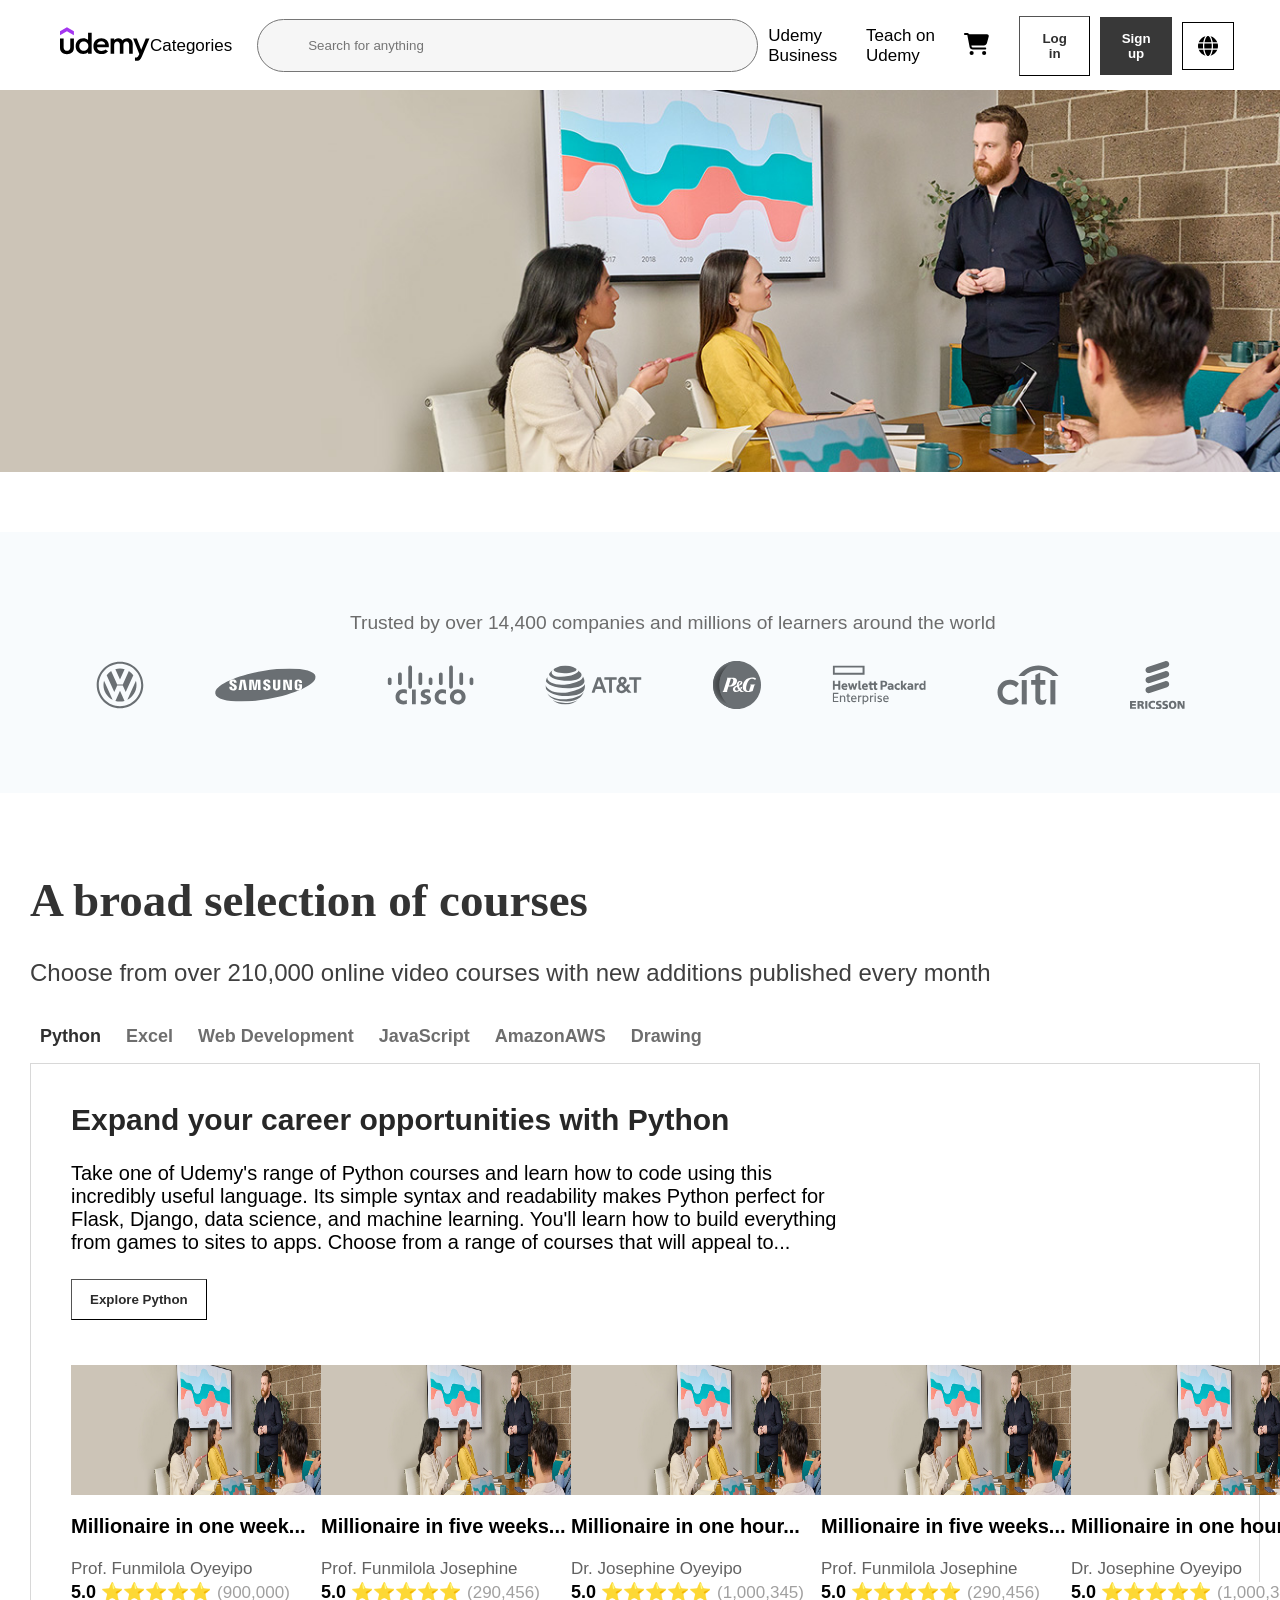
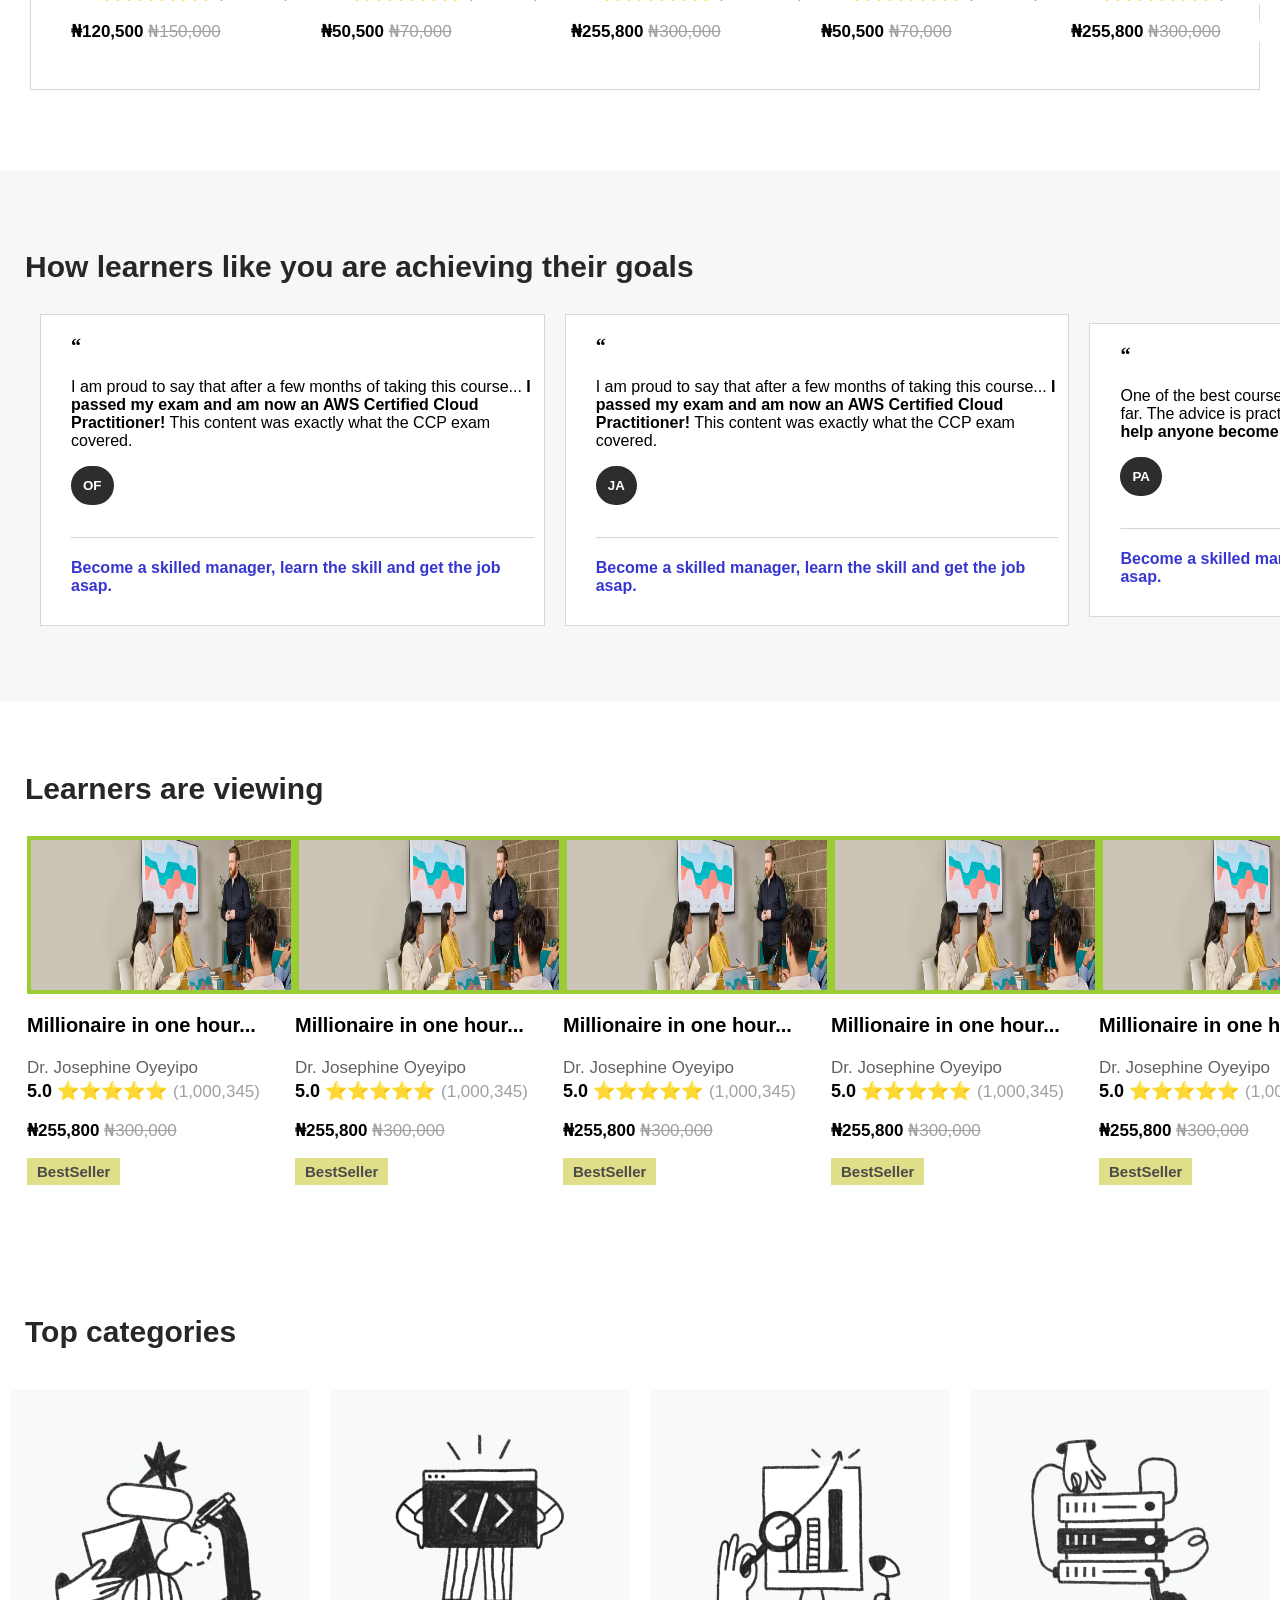
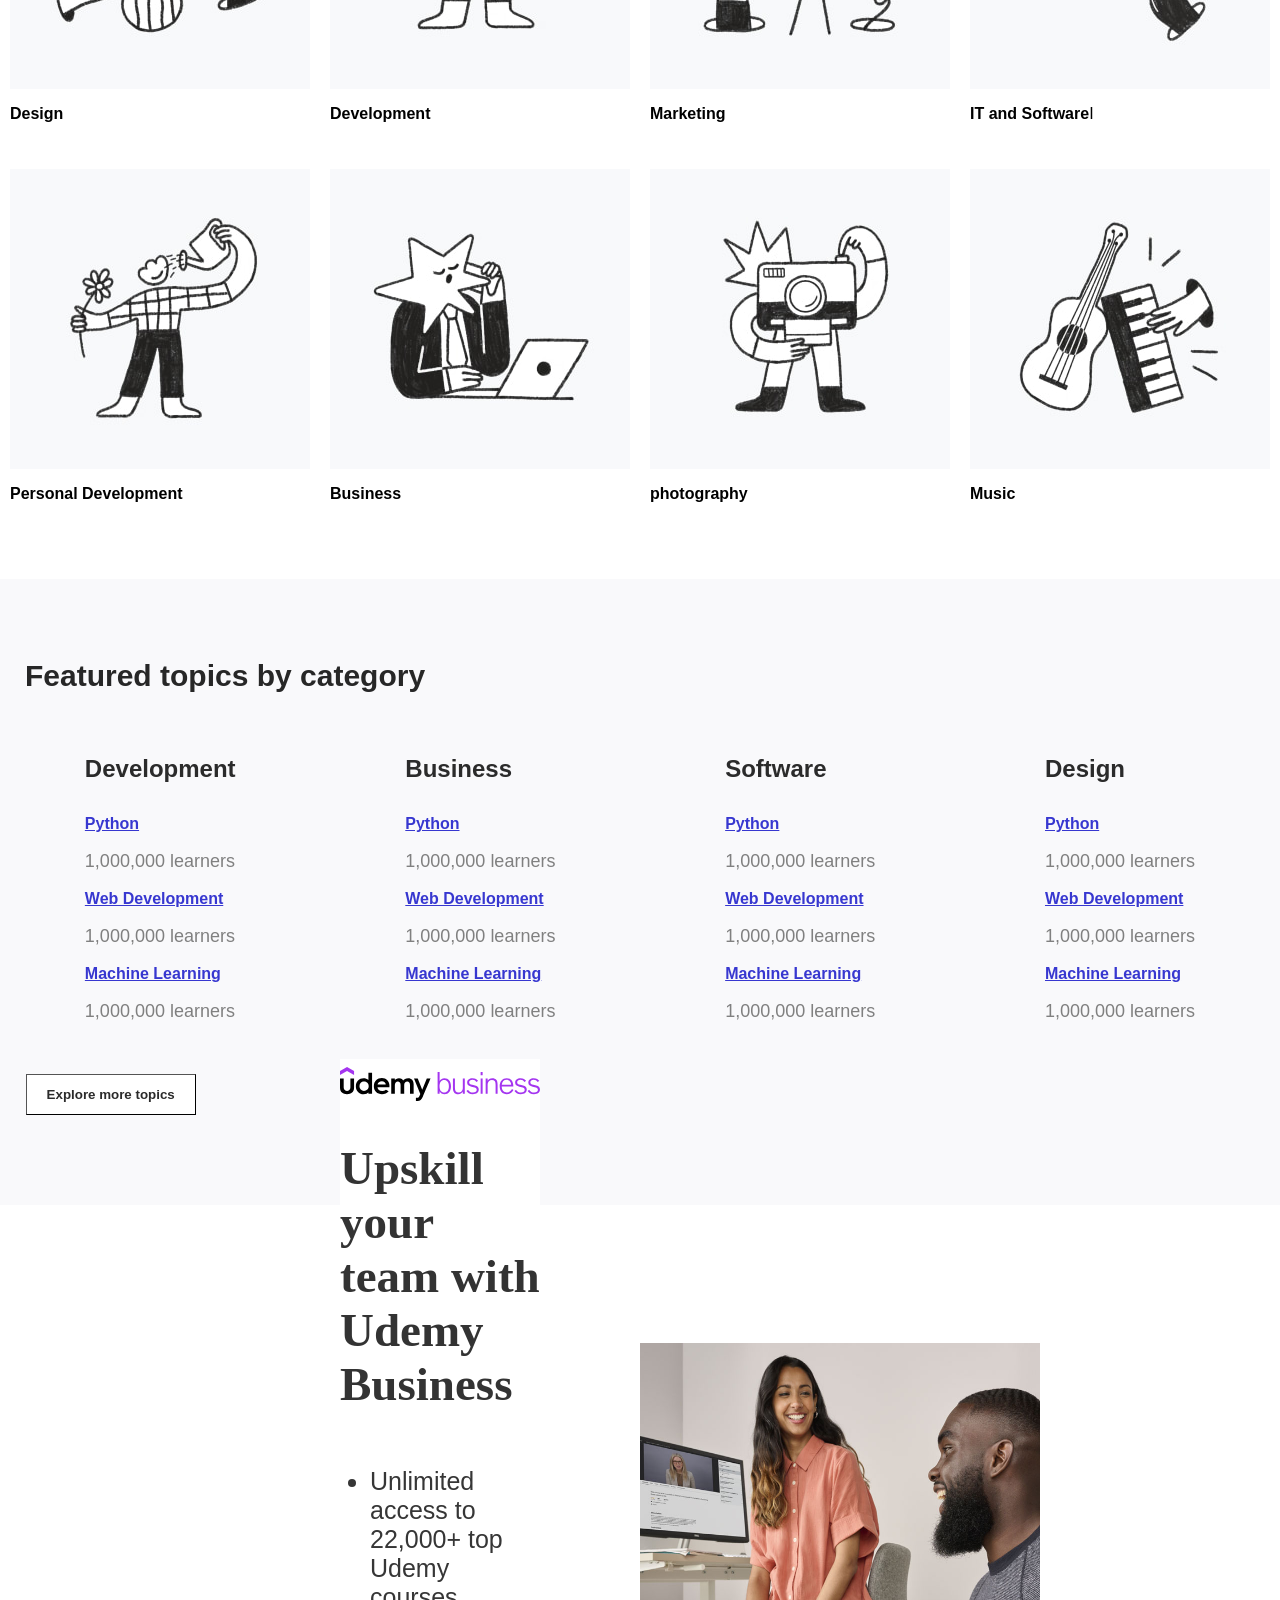
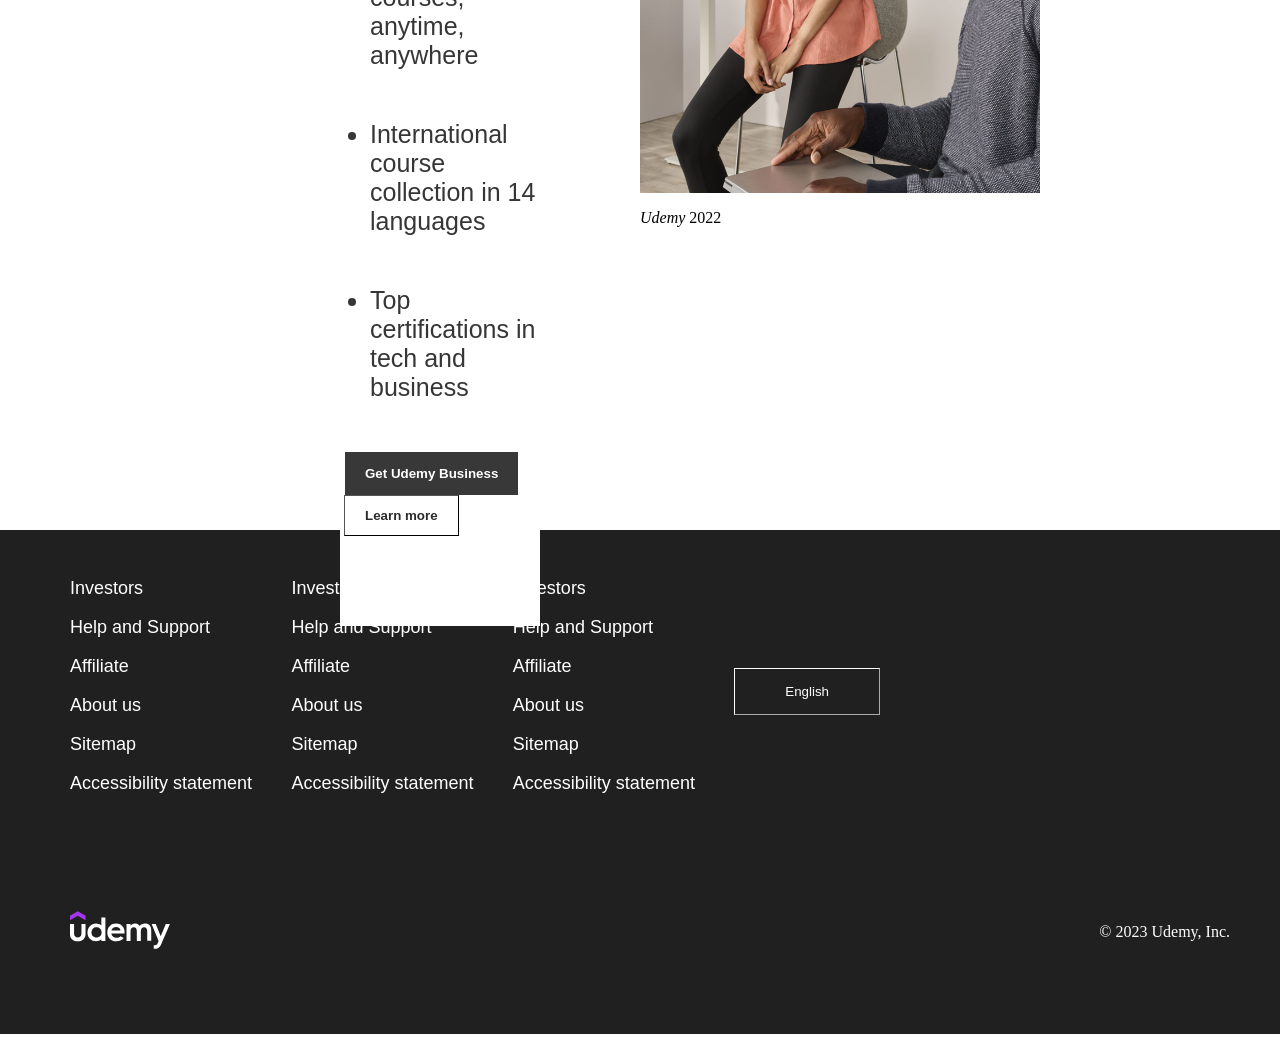
<file: index.html>
<html>
  <html lang="en-us">
    <title>Online Courses - Learn Anything, On Your Schedule | Udemy</title>
    <meta charset="UTF-8" />
    <meta name="description" content="Udemy is an online learning and teaching marketplace with over 213,000 courses and 62 million students. Learn programming, marketing, data science and more.">
    <meta name="title" content="Online Courses - Learn Anything, On Your Schedule | Udemy">
    <meta name="viewport" content="width=device-width, initial-scale=1.0 ">
    <link rel="apple-touch-icon" sizes="180x180" href="/images/apple-touch-icon.png">
    <link rel="icon" type="image/png" sizes="32x32" href="/images/favicon-32x32.png">
    <link rel="icon" type="image/png" sizes="16x16" href="/images/favicon-16x16.png">
    <link rel="stylesheet" href="style.css" />
  </head>
  <header class="header">
    <nav>
      <ul>
        <li>
          <img
            src="images/logo-udemy.svg"
            width="90px"
            height="90px"
            alt="Udemy logo"
          />
        </li>
        <li>
          <a href="#">Categories</a>
        </li>
        <li>
          <input
            class="search"
            id="search"
            name="search"
            autocomplete="on"
            type="text"
            placeholder="Search for anything"
          />
        </li>
        <li>
          <a href="#">Udemy Business</a>
        </li>
        <li>
          <a href="#">Teach on Udemy</a>
        </li>
        <li>
          <img
            src="images/cart-shopping-solid.svg"
            width="25px"
            height="24px"
            alt="image"
          />
        </li>
        <button class="Log-in"><b>Log in</b></button>
        <button class="sign-up"><b>Sign up</b></button>
        <li>
          <img
            src="images/globe-solid.svg"
            width="20px"
            class="globe"
            height="20px"
            alt="image"
          />
        </li>
      </ul>
    </nav>
  </header>
  <body class="body">
    <img src="images/Udemy 1.jpg" class="udemy-1" alt="Image" width="100%" />
    <div class="set">
      <p class="sentence-1">
        Trusted by over 14,400 companies and millions of learners around the
        world
      </p>
      <ul class="icons">
        <li>
          <img src="images/Udemy 5.svg" alt="Image" />
        </li>
        <li>
          <img src="images/Udemy 6.svg" alt="Image" />
        </li>
        <li>
          <img src="images/Udemy 7.svg" alt="Image" />
        </li>
        <li>
          <img src="images/Udemy 8.svg" alt="Image" />
        </li>
        <li>
          <img src="images/Udemy 9.svg" alt="Image" />
        </li>
        <li>
          <img src="images/Udemy 10.svg" alt="Image" />
        </li>
        <li>
          <img src="images/Udemy 11.svg" alt="Image" />
        </li>
        <li>
          <img src="images/Udemy 12.svg" alt="Image" />
        </li>
      </ul>
    </div>
    <h1>A broad selection of courses</h1>
    <div class="set-4">
      <p class="sentence-2">
        Choose from over 210,000 online video courses with new additions
        published every month
      </p>
    </div>
    <div>
      <ul class="content-left2">
        <li>
          <a href="#" class="location-1"><b>Python</b></a>
        </li>
        <li>
          <a href="#" class="location"><b>Excel</b></a>
        </li>
        <li>
          <a href="#" class="location"><b>Web Development</b></a>
        </li>
        <li>
          <a href="#" class="location"><b>JavaScript</b></a>
        </li>

        <li>
          <a href="#" class="location"><b>AmazonAWS</b></a>
        </li>
        <li>
          <a href="#" class="location"><b>Drawing</b></a>
        </li>
      </ul>
    </div>
    <nav class="set-5">
      <h2>Expand your career opportunities with Python</h2>
      <p class="sentence-3">
        Take one of Udemy's range of Python courses and learn how to code using
        this incredibly useful language. Its simple syntax and readability makes
        Python perfect for Flask, Django, data science, and machine learning.
        You'll learn how to build everything from games to sites to apps. Choose
        from a range of courses that will appeal to...
      </p>
      <button class="Explore-python"><b>Explore Python</b></button>
      <ul class="set-6">
        <li>
          <img src="images/Udemy 1.jpg" width="250px" height="130px" alt="Image" />
          <p class="sentence-4"><b>Millionaire in one week...</b></p>
          <button class="coach-name">Prof. Funmilola Oyeyipo</button>
          <button class="ratings"><b>5.0 ⭐⭐⭐⭐⭐</b></button
          ><button class="rate">(900,000)</button>
          <p class="rate-2"><b>₦120,500</b> <s class="rate">₦150,000</s></p>
        </li>
        <li>
          <img src="images/Udemy 1.jpg" width="250px" height="130px" alt="Image" />
          <p class="sentence-4"><b>Millionaire in five weeks...</b></p>
          <button class="coach-name">Prof. Funmilola Josephine</button>
          <button class="ratings"><b>5.0 ⭐⭐⭐⭐⭐</b></button
          ><button class="rate">(290,456)</button>
          <p class="rate-2"><b>₦50,500</b> <s class="rate">₦70,000</s></p>
        </li>
        <li>
          <img src="images/Udemy 1.jpg" width="250px" height="130px" alt="Image" />
          <p class="sentence-4"><b>Millionaire in one hour...</b></p>
          <button class="coach-name">Dr. Josephine Oyeyipo</button>
          <button class="ratings"><b>5.0 ⭐⭐⭐⭐⭐</b></button
          ><button class="rate">(1,000,345)</button>
          <p class="rate-2"><b>₦255,800</b> <s class="rate">₦300,000</s></p>
        </li>
        <li>
          <img src="images/Udemy 1.jpg" width="250px" height="130px" alt="Image" />
          <p class="sentence-4"><b>Millionaire in five weeks...</b></p>
          <button class="coach-name">Prof. Funmilola Josephine</button>
          <button class="ratings"><b>5.0 ⭐⭐⭐⭐⭐</b></button
          ><button class="rate">(290,456)</button>
          <p class="rate-2"><b>₦50,500</b> <s class="rate">₦70,000</s></p>
        </li>
        <li>
          <img src="images/Udemy 1.jpg" width="250px" height="130px" alt="Image" />
          <p class="sentence-4"><b>Millionaire in one hour...</b></p>
          <button class="coach-name">Dr. Josephine Oyeyipo</button>
          <button class="ratings"><b>5.0 ⭐⭐⭐⭐⭐</b></button
          ><button class="rate">(1,000,345)</button>
          <p class="rate-2"><b>₦255,800</b> <s class="rate">₦300,000</s></p>
        </li>
      </ul>
    </nav>
    <div class="set-7">
      <h3>How learners like you are achieving their goals</h3>
      <ul class="set-8">
        <li class="List-1">
          <p class="quote"><b>“</b></p>
          <p>
            I am proud to say that after a few months of taking this course...
            <b
              >I passed my exam and am now an AWS Certified Cloud
              Practitioner!</b
            >
            This content was exactly what the CCP exam covered.
          </p>
          <button class="WA"><b>OF</b></button>
          <p class="line">
            ____________________________________________________
          </p>
          <p class="sentence-6">
            <b
              >Become a skilled manager, learn the skill and get the job
              asap.</b
            >
          </p>
        </li>
        <li class="List-1">
          <p class="quote"><b>“</b></p>
          <p>
            I am proud to say that after a few months of taking this course...
            <b
              >I passed my exam and am now an AWS Certified Cloud
              Practitioner!</b
            >
            This content was exactly what the CCP exam covered.
          </p>
          <button class="WA"><b>JA</b></button>
          <p class="line">
            ____________________________________________________
          </p>
          <p class="sentence-6">
            <b
              >Become a skilled manager, learn the skill and get the job
              asap.</b
            >
          </p>
        </li>
        <li class="List-1">
          <p class="quote"><b>“</b></p>
          <p>
            One of the best courses on management I have come across so far. The
            advice is practical, and examples highly relatable.
            <b>Would help anyone become a better manager.</b>
          </p>
          <button class="WA"><b>PA</b></button>
          <p class="line">
            ____________________________________________________
          </p>
          <p class="sentence-6">
            <b
              >Become a skilled manager, learn the skill and get the job
              asap.</b
            >
          </p>
        </li>
      </ul>
    </div>
    <div>
      <h3>Learners are viewing</h3>
      <ul class="set-99">
        <li>
          <img
            src="images/Udemy 1.jpg"
            width="260px"
            height="150px"
            alt="Image"
            class="image-set-1"
          />
          <p class="sentence-4"><b>Millionaire in one hour...</b></p>
          <button class="coach-name">Dr. Josephine Oyeyipo</button>
          <button class="ratings"><b>5.0 ⭐⭐⭐⭐⭐</b></button
          ><button class="rate">(1,000,345)</button>
          <p class="rate-2"><b>₦255,800</b> <s class="rate">₦300,000</s></p>
          <button class="bestseller"><b>BestSeller</b></button>
        </li>
        <li>
          <img
            src="images/Udemy 1.jpg"
            width="260px"
            height="150px"
            alt="Image"
            class="image-set-1"
          />
          <p class="sentence-4"><b>Millionaire in one hour...</b></p>
          <button class="coach-name">Dr. Josephine Oyeyipo</button>
          <button class="ratings"><b>5.0 ⭐⭐⭐⭐⭐</b></button
          ><button class="rate">(1,000,345)</button>
          <p class="rate-2"><b>₦255,800</b> <s class="rate">₦300,000</s></p>
          <button class="bestseller"><b>BestSeller</b></button>
        </li>
        <li>
          <img
            src="images/Udemy 1.jpg"
            width="260px"
            height="150px"
            alt="Image"
            class="image-set-1"
          />
          <p class="sentence-4"><b>Millionaire in one hour...</b></p>
          <button class="coach-name">Dr. Josephine Oyeyipo</button>
          <button class="ratings"><b>5.0 ⭐⭐⭐⭐⭐</b></button
          ><button class="rate">(1,000,345)</button>
          <p class="rate-2"><b>₦255,800</b> <s class="rate">₦300,000</s></p>
          <button class="bestseller"><b>BestSeller</b></button>
        </li>
        <li>
          <img
            src="images/Udemy 1.jpg"
            width="260px"
            height="150px"
            alt="Image"
            class="image-set-1"
          />
          <p class="sentence-4"><b>Millionaire in one hour...</b></p>
          <button class="coach-name">Dr. Josephine Oyeyipo</button>
          <button class="ratings"><b>5.0 ⭐⭐⭐⭐⭐</b></button
          ><button class="rate">(1,000,345)</button>
          <p class="rate-2"><b>₦255,800</b> <s class="rate">₦300,000</s></p>
          <button class="bestseller"><b>BestSeller</b></button>
        </li>
        <li>
          <img
            src="images/Udemy 1.jpg"
            width="260px"
            height="150px"
            alt="Image"
            class="image-set-1"
          />
          <p class="sentence-4"><b>Millionaire in one hour...</b></p>
          <button class="coach-name">Dr. Josephine Oyeyipo</button>
          <button class="ratings"><b>5.0 ⭐⭐⭐⭐⭐</b></button
          ><button class="rate">(1,000,345)</button>
          <p class="rate-2"><b>₦255,800</b> <s class="rate">₦300,000</s></p>
          <button class="bestseller"><b>BestSeller</b></button>
        </li>
      </ul>
    </div>
    <div>
      <h3>Top categories</h3>
      <ul class="images">
        <li>
          <img src="images/design.jpg" />
          <p><b>Design</b></p>
        </li>
        <li>
          <img src="images/development.jpg" />
          <p><b>Development</b></p>
        </li>
        <li>
          <img src="images/marketing.jpg" />
          <p><b>Marketing</b></p>
        </li>
        <li>
          <img src="images/software.jpg" />
          <p><b>IT and Software</b>I</p>
        </li>
      </ul>
      <ul class="images">
        <li>
          <img src="images/personal dev.jpg" />
          <p><b>Personal Development</b></p>
        </li>
        <li>
          <img src="images/business.jpg" />
          <p><b>Business</b></p>
        </li>
        <li>
          <img src="images/photography.jpg" />
          <p><b>photography</b></p>
        </li>
        <li>
          <img src="images/music.jpg" />
          <p><b>Music</b></p>
        </li>
      </ul>
    </div>
    <div class="set-10">
      <h3>Featured topics by category</h3>
      <ul class="set-11">
        <li>
          <h4>Development</h4>
          <p class="sentence-7">
            <b><u>Python</u></b>
          </p>
          <p class="learners">1,000,000 learners</p>
          <p class="sentence-7">
            <b><u>Web Development</u></b>
          </p>
          <p class="learners">1,000,000 learners</p>
          <p class="sentence-7">
            <b><u>Machine Learning</u></b>
          </p>
          <p class="learners">1,000,000 learners</p>
        </li>
        <li>
          <h4>Business</h4>
          <p class="sentence-7">
            <b><u>Python</u></b>
          </p>
          <p class="learners">1,000,000 learners</p>
          <p class="sentence-7">
            <b><u>Web Development</u></b>
          </p>
          <p class="learners">1,000,000 learners</p>
          <p class="sentence-7">
            <b><u>Machine Learning</u></b>
          </p>
          <p class="learners">1,000,000 learners</p>
        </li>
        <li>
          <h4>Software</h4>
          <p class="sentence-7">
            <b><u>Python</u></b>
          </p>
          <p class="learners">1,000,000 learners</p>
          <p class="sentence-7">
            <b><u>Web Development</u></b>
          </p>
          <p class="learners">1,000,000 learners</p>
          <p class="sentence-7">
            <b><u>Machine Learning</u></b>
          </p>
          <p class="learners">1,000,000 learners</p>
        </li>
        <li>
          <h4>Design</h4>
          <p class="sentence-7">
            <b><u>Python</u></b>
          </p>
          <p class="learners">1,000,000 learners</p>
          <p class="sentence-7">
            <b><u>Web Development</u></b>
          </p>
          <p class="learners">1,000,000 learners</p>
          <p class="sentence-7">
            <b><u>Machine Learning</u></b>
          </p>
          <p class="learners">1,000,000 learners</p>
        </li>
      </ul>
      <br />
      <button class="explore-more-topics"><b>Explore more topics</b></button>
    </div>
    <header>
      <main class="main">
        <div class="content-left-1">
          <img src="images/Udemy business.svg" width="200px" height="50px" />
          <h1 class="h1-2">Upskill your team with Udemy Business</h1>
          <ul class="List-4">
            <li>
              <p>
                Unlimited access to 22,000+ top Udemy courses, anytime, anywhere
              </p>
            </li>
            <li>
              <p>International course collection in 14 languages</p>
            </li>
            <li>
              <p>Top certifications in tech and business</p>
            </li>
          </ul>
          <button class="sign-up"><b>Get Udemy Business</b></button>
          <button class="explore-more-topics"><b>Learn more</b></button>
        </div>
        <div class="content-right-1">
          <img src="images/UB_Promo_800x800.jpg" width="400px" height="450px" />
          <p><cite>Udemy</cite> 2022</p>
        </div>
      </main>
    </header>
    <div class="set-12">
      <ul class="set-13">
        <li>
          <p>Investors</p>
          <p>Help and Support</p>
          <p>Affiliate</p>
          <p>About us</p>
          <p>Sitemap</p>
          <p>Accessibility statement</p>
        </li>
        <li>
          <p>Investors</p>
          <p>Help and Support</p>
          <p>Affiliate</p>
          <p>About us</p>
          <p>Sitemap</p>
          <p>Accessibility statement</p>
        </li>
        <li>
          <p>Investors</p>
          <p>Help and Support</p>
          <p>Affiliate</p>
          <p>About us</p>
          <p>Sitemap</p>
          <p>Accessibility statement</p>
        </li>
        <button class="english">English</button>
      </ul>
      <ul class="set-14">
        <li>
          <img
            src="images/logo-udemy-inverted.svg"
            width="100px"
            height="200px"
            alt="image"
            class="image-2"
          />
        </li>
        <li>
          <p>© 2023 Udemy, Inc.</p>
        </li>
      </ul>
    </div>
  </body>
</html>
</file>
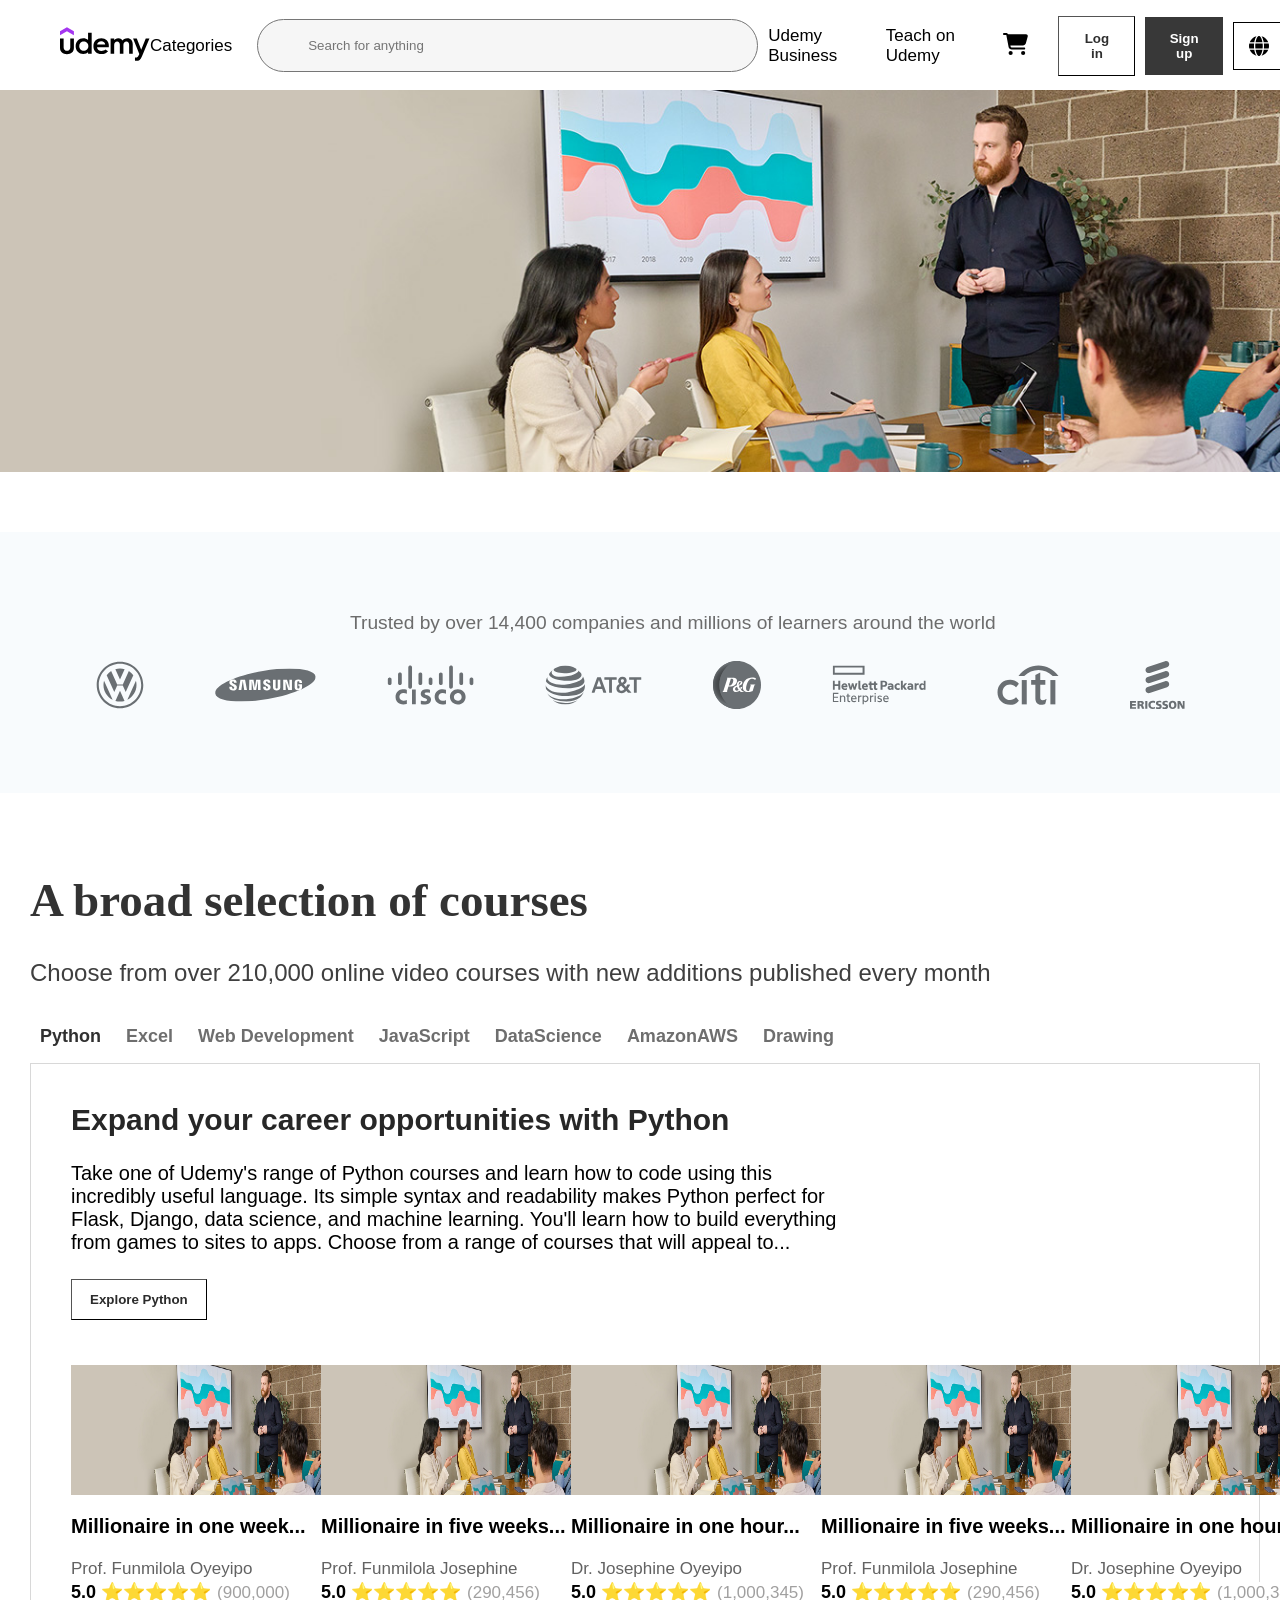
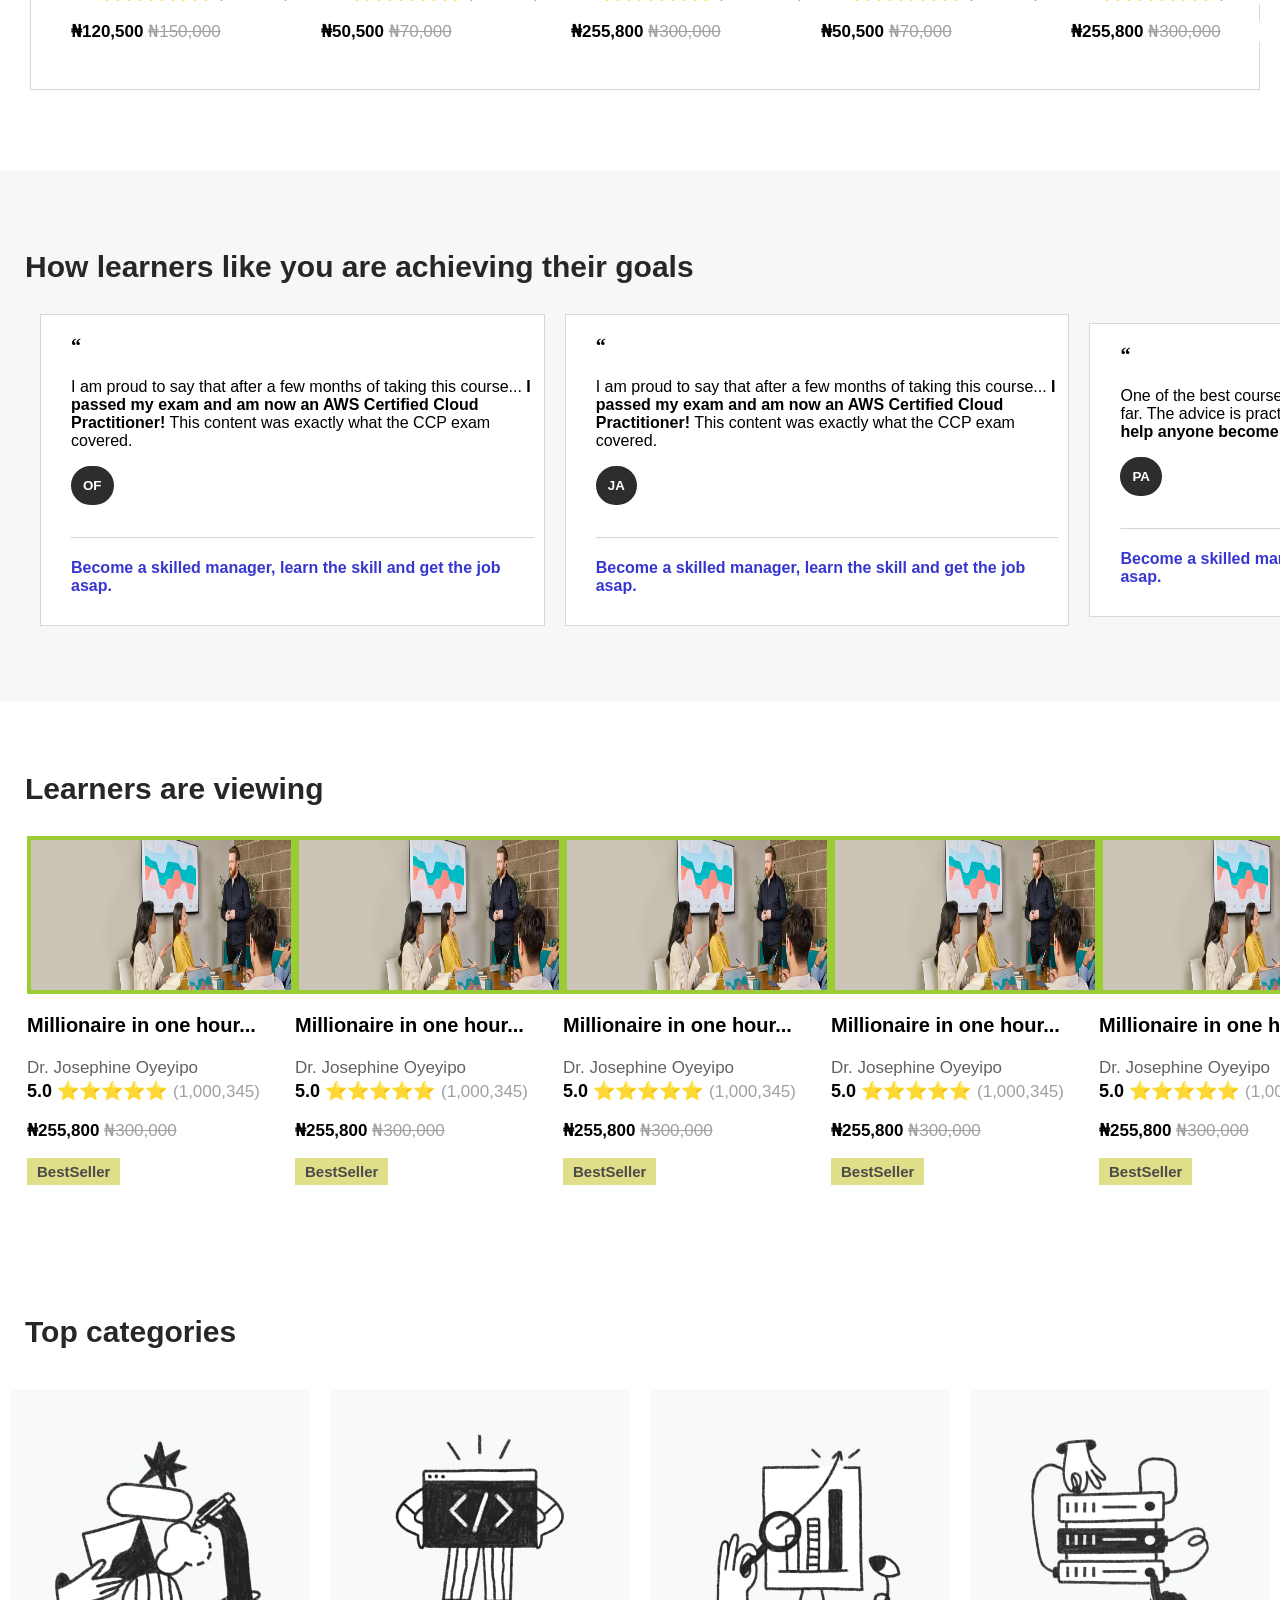
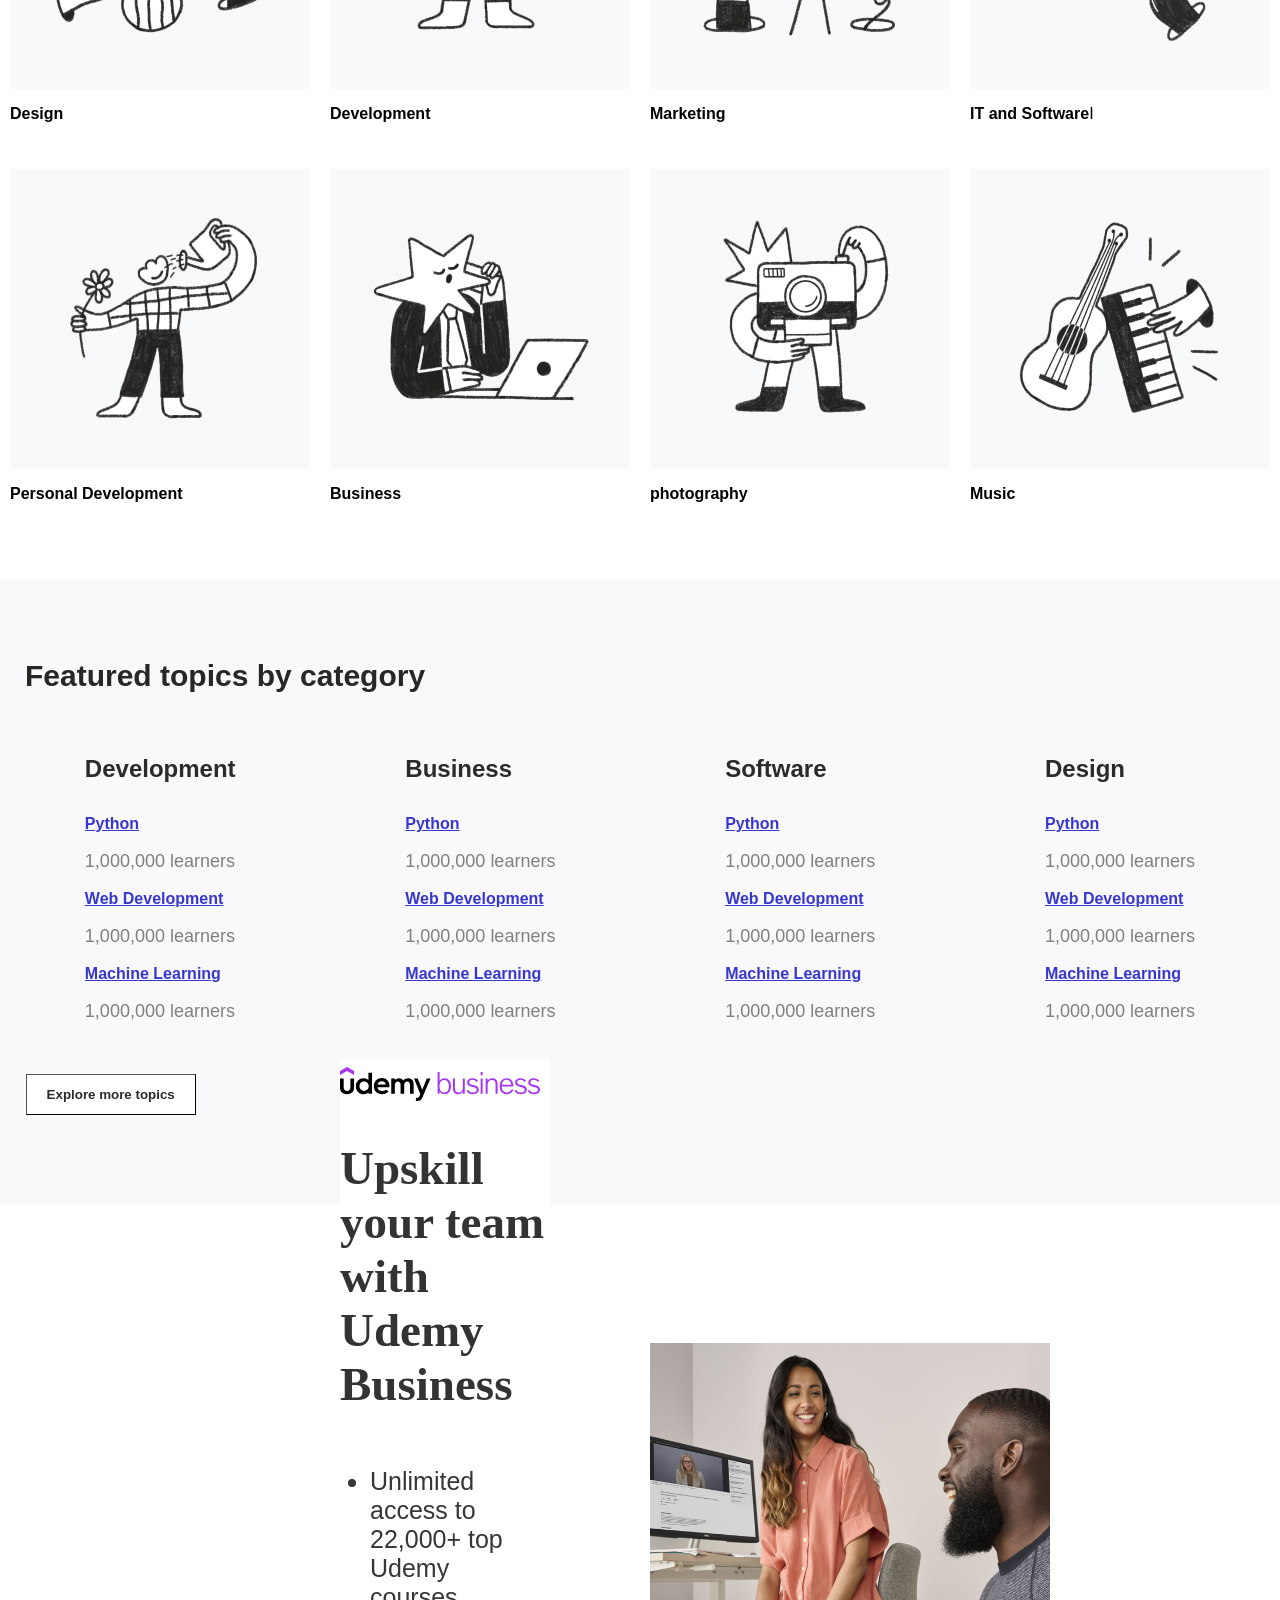
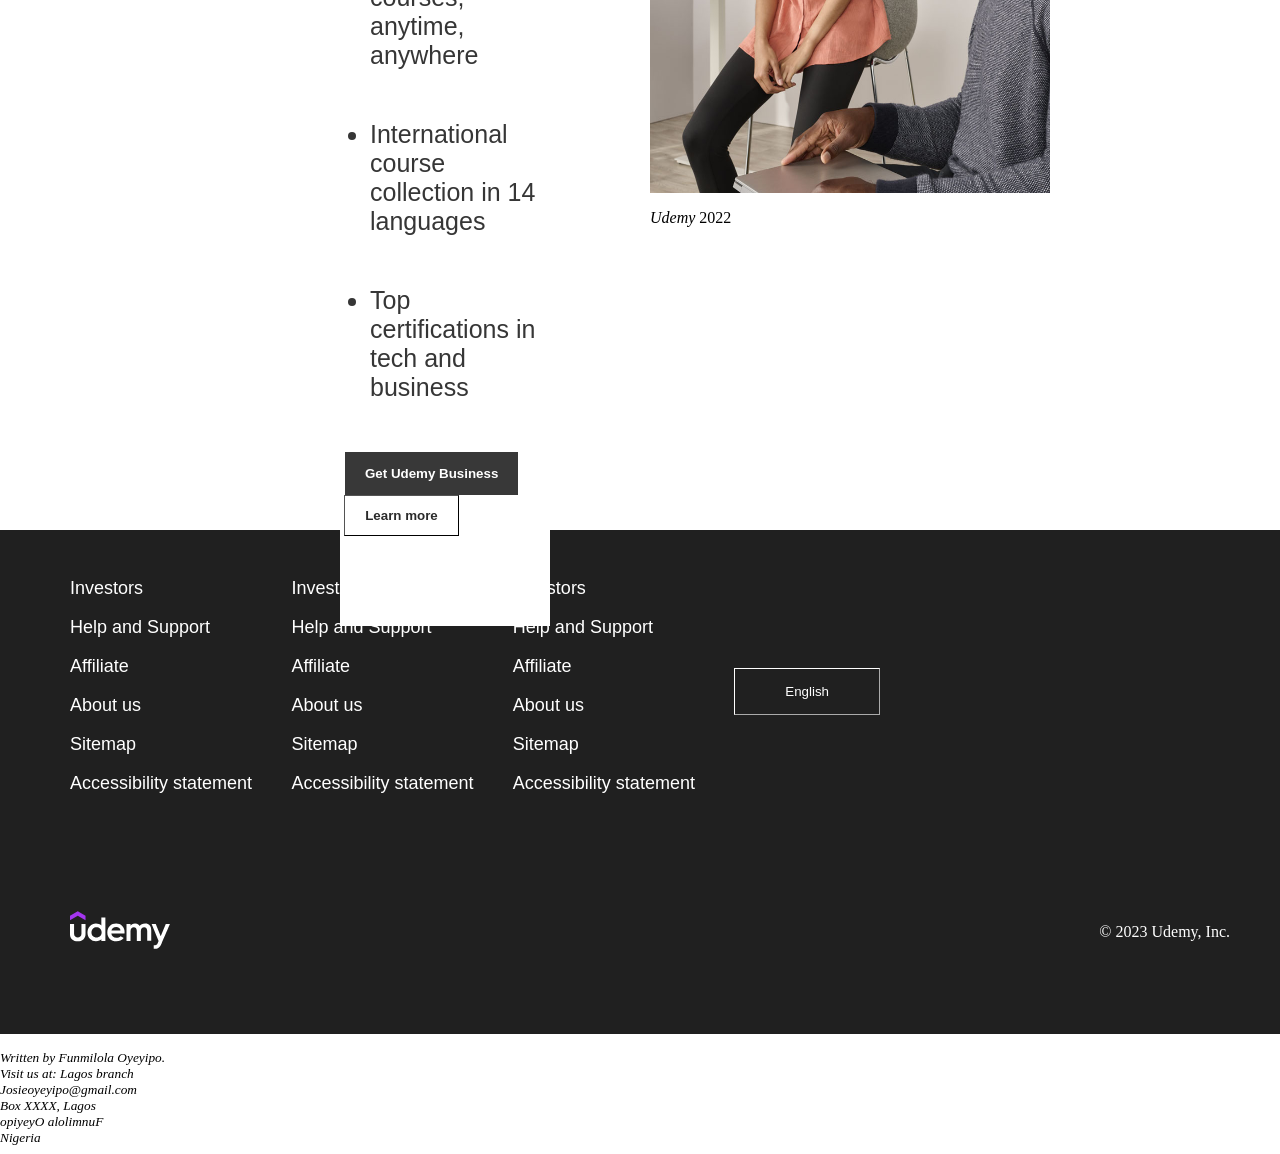
<file: Udemy.html>
<html>
  <head>
    <link rel="stylesheet" href="Udemystyle.css" />
    <title>Udemy Landing Page</title>
  </head>
  <header class="header">
    <nav>
      <ul>
        <li>
          <img
            src="logo-udemy.svg"
            width="90px"
            height="90px"
            alt="Udemy logo"
          />
        </li>
        <li>
          <a href="#">Categories</a>
        </li>
        <li>
          <input
            class="search"
            id="search"
            name="search"
            autocomplete="on"
            type="text"
            placeholder="Search for anything"
          />
        </li>
        <li>
          <a href="#">Udemy Business</a>
        </li>
        <li>
          <a href="#">Teach on Udemy</a>
        </li>
        <li>
          <img
            src="cart-shopping-solid.svg"
            width="25px"
            height="24px"
            alt="image"
          />
        </li>
        <button class="Log-in"><b>Log in</b></button>
        <button class="sign-up"><b>Sign up</b></button>
        <li>
          <img
            src="globe-solid.svg"
            width="20px"
            class="globe"
            height="20px"
            alt="image"
          />
        </li>
      </ul>
    </nav>
  </header>
  <body class="body">
    <img src="Udemy 1.jpg" class="udemy-1" alt="Image" width="100%" />
    <div class="set">
      <p class="sentence-1">
        Trusted by over 14,400 companies and millions of learners around the
        world
      </p>
      <ul class="icons">
        <li>
          <img src="Udemy 5.svg" alt="Image" />
        </li>
        <li>
          <img src="Udemy 6.svg" alt="Image" />
        </li>
        <li>
          <img src="Udemy 7.svg" alt="Image" />
        </li>
        <li>
          <img src="Udemy 8.svg" alt="Image" />
        </li>
        <li>
          <img src="Udemy 9.svg" alt="Image" />
        </li>
        <li>
          <img src="Udemy 10.svg" alt="Image" />
        </li>
        <li>
          <img src="Udemy 11.svg" alt="Image" />
        </li>
        <li>
          <img src="Udemy 12.svg" alt="Image" />
        </li>
      </ul>
    </div>
    <h1>A broad selection of courses</h1>
    <div class="set-4">
      <p class="sentence-2">
        Choose from over 210,000 online video courses with new additions
        published every month
      </p>
    </div>
    <div>
      <ul class="content-left2">
        <li>
          <a href="#" class="location-1"><b>Python</b></a>
        </li>
        <li>
          <a href="#" class="location"><b>Excel</b></a>
        </li>
        <li>
          <a href="#" class="location"><b>Web Development</b></a>
        </li>
        <li>
          <a href="#" class="location"><b>JavaScript</b></a>
        </li>
        <li>
          <a href="#" class="location"><b>DataScience</b></a>
        </li>
        <li>
          <a href="#" class="location"><b>AmazonAWS</b></a>
        </li>
        <li>
          <a href="#" class="location"><b>Drawing</b></a>
        </li>
      </ul>
    </div>
    <nav class="set-5">
      <h2>Expand your career opportunities with Python</h2>
      <p class="sentence-3">
        Take one of Udemy's range of Python courses and learn how to code using
        this incredibly useful language. Its simple syntax and readability makes
        Python perfect for Flask, Django, data science, and machine learning.
        You'll learn how to build everything from games to sites to apps. Choose
        from a range of courses that will appeal to...
      </p>
      <button class="Explore-python"><b>Explore Python</b></button>
      <ul class="set-6">
        <li>
          <img src="Udemy 1.jpg" width="250px" height="130px" alt="Image" />
          <p class="sentence-4"><b>Millionaire in one week...</b></p>
          <button class="coach-name">Prof. Funmilola Oyeyipo</button>
          <button class="ratings"><b>5.0 ⭐⭐⭐⭐⭐</b></button
          ><button class="rate">(900,000)</button>
          <p class="rate-2"><b>₦120,500</b> <s class="rate">₦150,000</s></p>
        </li>
        <li>
          <img src="Udemy 1.jpg" width="250px" height="130px" alt="Image" />
          <p class="sentence-4"><b>Millionaire in five weeks...</b></p>
          <button class="coach-name">Prof. Funmilola Josephine</button>
          <button class="ratings"><b>5.0 ⭐⭐⭐⭐⭐</b></button
          ><button class="rate">(290,456)</button>
          <p class="rate-2"><b>₦50,500</b> <s class="rate">₦70,000</s></p>
        </li>
        <li>
          <img src="Udemy 1.jpg" width="250px" height="130px" alt="Image" />
          <p class="sentence-4"><b>Millionaire in one hour...</b></p>
          <button class="coach-name">Dr. Josephine Oyeyipo</button>
          <button class="ratings"><b>5.0 ⭐⭐⭐⭐⭐</b></button
          ><button class="rate">(1,000,345)</button>
          <p class="rate-2"><b>₦255,800</b> <s class="rate">₦300,000</s></p>
        </li>
        <li>
          <img src="Udemy 1.jpg" width="250px" height="130px" alt="Image" />
          <p class="sentence-4"><b>Millionaire in five weeks...</b></p>
          <button class="coach-name">Prof. Funmilola Josephine</button>
          <button class="ratings"><b>5.0 ⭐⭐⭐⭐⭐</b></button
          ><button class="rate">(290,456)</button>
          <p class="rate-2"><b>₦50,500</b> <s class="rate">₦70,000</s></p>
        </li>
        <li>
          <img src="Udemy 1.jpg" width="250px" height="130px" alt="Image" />
          <p class="sentence-4"><b>Millionaire in one hour...</b></p>
          <button class="coach-name">Dr. Josephine Oyeyipo</button>
          <button class="ratings"><b>5.0 ⭐⭐⭐⭐⭐</b></button
          ><button class="rate">(1,000,345)</button>
          <p class="rate-2"><b>₦255,800</b> <s class="rate">₦300,000</s></p>
        </li>
      </ul>
    </nav>
    <div class="set-7">
      <h3>How learners like you are achieving their goals</h3>
      <ul class="set-8">
        <li class="List-1">
          <p class="qoute"><b>“</b></p>
          <p>
            I am proud to say that after a few months of taking this course...
            <b
              >I passed my exam and am now an AWS Certified Cloud
              Practitioner!</b
            >
            This content was exactly what the CCP exam covered.
          </p>
          <button class="WA"><b>OF</b></button>
          <p class="line">
            ____________________________________________________
          </p>
          <p class="sentence-6">
            <b
              >Become a skilled manager, learn the skill and get the job
              asap.</b
            >
          </p>
        </li>
        <li class="List-1">
          <p class="qoute"><b>“</b></p>
          <p>
            I am proud to say that after a few months of taking this course...
            <b
              >I passed my exam and am now an AWS Certified Cloud
              Practitioner!</b
            >
            This content was exactly what the CCP exam covered.
          </p>
          <button class="WA"><b>JA</b></button>
          <p class="line">
            ____________________________________________________
          </p>
          <p class="sentence-6">
            <b
              >Become a skilled manager, learn the skill and get the job
              asap.</b
            >
          </p>
        </li>
        <li class="List-1">
          <p class="qoute"><b>“</b></p>
          <p>
            One of the best courses on management I have come across so far. The
            advice is practical, and examples highly relatable.
            <b>Would help anyone become a better manager.</b>
          </p>
          <button class="WA"><b>PA</b></button>
          <p class="line">
            ____________________________________________________
          </p>
          <p class="sentence-6">
            <b
              >Become a skilled manager, learn the skill and get the job
              asap.</b
            >
          </p>
        </li>
      </ul>
    </div>
    <div>
      <h3>Learners are viewing</h3>
      <ul class="set-99">
        <li>
          <img
            src="Udemy 1.jpg"
            width="260px"
            height="150px"
            alt="Image"
            class="image-set-1"
          />
          <p class="sentence-4"><b>Millionaire in one hour...</b></p>
          <button class="coach-name">Dr. Josephine Oyeyipo</button>
          <button class="ratings"><b>5.0 ⭐⭐⭐⭐⭐</b></button
          ><button class="rate">(1,000,345)</button>
          <p class="rate-2"><b>₦255,800</b> <s class="rate">₦300,000</s></p>
          <button class="bestseller"><b>BestSeller</b></button>
        </li>
        <li>
          <img
            src="Udemy 1.jpg"
            width="260px"
            height="150px"
            alt="Image"
            class="image-set-1"
          />
          <p class="sentence-4"><b>Millionaire in one hour...</b></p>
          <button class="coach-name">Dr. Josephine Oyeyipo</button>
          <button class="ratings"><b>5.0 ⭐⭐⭐⭐⭐</b></button
          ><button class="rate">(1,000,345)</button>
          <p class="rate-2"><b>₦255,800</b> <s class="rate">₦300,000</s></p>
          <button class="bestseller"><b>BestSeller</b></button>
        </li>
        <li>
          <img
            src="Udemy 1.jpg"
            width="260px"
            height="150px"
            alt="Image"
            class="image-set-1"
          />
          <p class="sentence-4"><b>Millionaire in one hour...</b></p>
          <button class="coach-name">Dr. Josephine Oyeyipo</button>
          <button class="ratings"><b>5.0 ⭐⭐⭐⭐⭐</b></button
          ><button class="rate">(1,000,345)</button>
          <p class="rate-2"><b>₦255,800</b> <s class="rate">₦300,000</s></p>
          <button class="bestseller"><b>BestSeller</b></button>
        </li>
        <li>
          <img
            src="Udemy 1.jpg"
            width="260px"
            height="150px"
            alt="Image"
            class="image-set-1"
          />
          <p class="sentence-4"><b>Millionaire in one hour...</b></p>
          <button class="coach-name">Dr. Josephine Oyeyipo</button>
          <button class="ratings"><b>5.0 ⭐⭐⭐⭐⭐</b></button
          ><button class="rate">(1,000,345)</button>
          <p class="rate-2"><b>₦255,800</b> <s class="rate">₦300,000</s></p>
          <button class="bestseller"><b>BestSeller</b></button>
        </li>
        <li>
          <img
            src="Udemy 1.jpg"
            width="260px"
            height="150px"
            alt="Image"
            class="image-set-1"
          />
          <p class="sentence-4"><b>Millionaire in one hour...</b></p>
          <button class="coach-name">Dr. Josephine Oyeyipo</button>
          <button class="ratings"><b>5.0 ⭐⭐⭐⭐⭐</b></button
          ><button class="rate">(1,000,345)</button>
          <p class="rate-2"><b>₦255,800</b> <s class="rate">₦300,000</s></p>
          <button class="bestseller"><b>BestSeller</b></button>
        </li>
      </ul>
    </div>
    <div>
      <h3>Top categories</h3>
      <ul class="images">
        <li>
          <img src="design.jpg" />
          <p><b>Design</b></p>
        </li>
        <li>
          <img src="development.jpg" />
          <p><b>Development</b></p>
        </li>
        <li>
          <img src="marketing.jpg" />
          <p><b>Marketing</b></p>
        </li>
        <li>
          <img src="software.jpg" />
          <p><b>IT and Software</b>I</p>
        </li>
      </ul>
      <ul class="images">
        <li>
          <img src="personal dev.jpg" />
          <p><b>Personal Development</b></p>
        </li>
        <li>
          <img src="business.jpg" />
          <p><b>Business</b></p>
        </li>
        <li>
          <img src="photography.jpg" />
          <p><b>photography</b></p>
        </li>
        <li>
          <img src="music.jpg" />
          <p><b>Music</b></p>
        </li>
      </ul>
    </div>
    <div class="set-10">
      <h3>Featured topics by category</h3>
      <ul class="set-11">
        <li>
          <h4>Development</h4>
          <p class="sentence-7">
            <b><u>Python</u></b>
          </p>
          <p class="learners">1,000,000 learners</p>
          <p class="sentence-7">
            <b><u>Web Development</u></b>
          </p>
          <p class="learners">1,000,000 learners</p>
          <p class="sentence-7">
            <b><u>Machine Learning</u></b>
          </p>
          <p class="learners">1,000,000 learners</p>
        </li>
        <li>
          <h4>Business</h4>
          <p class="sentence-7">
            <b><u>Python</u></b>
          </p>
          <p class="learners">1,000,000 learners</p>
          <p class="sentence-7">
            <b><u>Web Development</u></b>
          </p>
          <p class="learners">1,000,000 learners</p>
          <p class="sentence-7">
            <b><u>Machine Learning</u></b>
          </p>
          <p class="learners">1,000,000 learners</p>
        </li>
        <li>
          <h4>Software</h4>
          <p class="sentence-7">
            <b><u>Python</u></b>
          </p>
          <p class="learners">1,000,000 learners</p>
          <p class="sentence-7">
            <b><u>Web Development</u></b>
          </p>
          <p class="learners">1,000,000 learners</p>
          <p class="sentence-7">
            <b><u>Machine Learning</u></b>
          </p>
          <p class="learners">1,000,000 learners</p>
        </li>
        <li>
          <h4>Design</h4>
          <p class="sentence-7">
            <b><u>Python</u></b>
          </p>
          <p class="learners">1,000,000 learners</p>
          <p class="sentence-7">
            <b><u>Web Development</u></b>
          </p>
          <p class="learners">1,000,000 learners</p>
          <p class="sentence-7">
            <b><u>Machine Learning</u></b>
          </p>
          <p class="learners">1,000,000 learners</p>
        </li>
      </ul>
      <br />
      <button class="explore-more-topics"><b>Explore more topics</b></button>
    </div>
    <header>
      <main class="main">
        <div class="content-left-1">
          <img src="Udemy business.svg" width="200px" height="50px" />
          <h1 class="h1-2">Upskill your team with Udemy Business</h1>
          <ul class="List-4">
            <li>
              <p>
                Unlimited access to 22,000+ top Udemy courses, anytime, anywhere
              </p>
            </li>
            <li>
              <p>International course collection in 14 languages</p>
            </li>
            <li>
              <p>Top certifications in tech and business</p>
            </li>
          </ul>
          <button class="sign-up"><b>Get Udemy Business</b></button>
          <button class="explore-more-topics"><b>Learn more</b></button>
        </div>
        <div class="content-right-1">
          <img src="UB_Promo_800x800.jpg" width="400px" height="450px" />
          <p><cite>Udemy</cite> 2022</p>
        </div>
      </main>
    </header>
    <div class="set-12">
      <ul class="set-13">
        <li>
          <p>Investors</p>
          <p>Help and Support</p>
          <p>Affiliate</p>
          <p>About us</p>
          <p>Sitemap</p>
          <p>Accessibility statement</p>
        </li>
        <li>
          <p>Investors</p>
          <p>Help and Support</p>
          <p>Affiliate</p>
          <p>About us</p>
          <p>Sitemap</p>
          <p>Accessibility statement</p>
        </li>
        <li>
          <p>Investors</p>
          <p>Help and Support</p>
          <p>Affiliate</p>
          <p>About us</p>
          <p>Sitemap</p>
          <p>Accessibility statement</p>
        </li>
        <button class="english">English</button>
      </ul>
      <ul class="set-14">
        <li>
          <img
            src="logo-udemy-inverted.svg"
            width="100px"
            height="200px"
            alt="image"
            class="image-2"
          />
        </li>
        <li>
          <p>© 2023 Udemy, Inc.</p>
        </li>
      </ul>
    </div>
    <address>
      <small>
        Written by Funmilola Oyeyipo.<br />
        Visit us at: Lagos branch<br />
        Josieoyeyipo@gmail.com<br />
        Box XXXX, Lagos<br />
        <bdo dir="rtl">Funmilola Oyeyipo</bdo><br />
        Nigeria</small
      >
    </address>
  </body>
</html>
</file>
<file: style.css>
header {
    height: 75px;
    display: flex;
    align-items: center;
    margin: 7 0 7 0;
    padding: 0 20;
    justify-content: space-around;
    list-style-type: none;
    width: 96%;
  }
  
  * {
    margin-left: 0px;
    margin-right: 0px;
  }
  
  ul {
    display: flex;
    list-style-type: none;
    align-items: center;
  }
  
  ul li a {
    text-decoration: none;
    color: black;
    display: inline-block;
    padding: 0 25 0 0;
    font-size: 17px;
    font-family: sans-serif;
  }
  
  .search {
    border-style: solid;
    border-radius: 100px;
    padding: 18 280 18 50;
    margin-right: 10px;
    border-width: 1px;
    background-color: rgb(246, 246, 246);
  }
  
  .log-in {
    padding: 14 22;
    background-color: white;
    border-width: 1px;
    margin: 0 5 0 30;
    color: rgb(47, 47, 47);
  }
  
  .sign-up {
    padding: 14 20;
    margin: 0 5;
    color: white;
    background-color: rgb(56, 56, 56);
    border-style: none;
  }
  
  .globe {
    border-style: solid;
    border-width: 1px;
    margin: 5 15 0 5;
    padding: 13 15;
  }
  
  .udemy-1 {
    width: 100%;
  }
  
  .set {
    background-color: rgba(216, 232, 242, 0.197);
    margin: 60 0 80 0;
  }
  
  .sentence-1 {
    padding-top: 80px;
    padding-left: 350px;
    font-family: "Segoe UI", Tahoma, Geneva, Verdana, sans-serif;
    color: rgb(108, 108, 108);
    font-size: 1.2rem;
    margin-bottom: 27px;
  }
  
  .icons {
    list-style-type: none;
    justify-content: space-around;
    padding: 0 60 80 60;
    margin-bottom: 0px;
  }
  
  h1 {
    font-size: 47px;
    padding-left: 30px;
    color: rgb(51, 51, 51);
  }
  
  .set-4 {
    font-size: 20px;
    padding-left: 30px;
    font-family: "Lucida Sans", "Lucida Sans Regular", "Lucida Grande",
      "Lucida Sans Unicode", Geneva, Verdana, sans-serif;
  }
  
  .sentence-2 {
    color: rgb(63, 63, 63);
    font-family: Arial, Helvetica, sans-serif;
    font-size: 24px;
    padding-bottom: 5px;
  }
  
  .content-left2 {
    list-style-type: none;
    text-align: left;
    padding-top: 10px;
  }
  
  .location {
    font-size: 18px;
    color: rgb(110, 110, 110);
    font-family: Verdana, Geneva, Tahoma, sans-serif;
  }
  
  .location-1 {
    font-size: 18px;
    margin-left: 0px;
    color: rgb(48, 48, 48);
    font-family: Verdana, Geneva, Tahoma, sans-serif;
  }
  
  .set-5 {
    border-style: solid;
    border-width: 1px;
    margin: 0px 20px 0px 30px;
    align-items: center;
    padding-left: 40px;
    border-color: rgb(216, 216, 216);
  }
  
  .sentence-3 {
    font-size: 20px;
    padding-right: 400px;
    font-family: "Segoe UI", Tahoma, Geneva, Verdana, sans-serif;
    padding-bottom: 5px;
  }
  
  .Explore-python {
    padding: 12 18;
    border-width: 1px;
    background-color: white;
    font-family: "Segoe UI", Tahoma, Geneva, Verdana, sans-serif;
    color: rgb(43, 43, 43);
    margin-bottom: 15px;
  }
  
  .set-6 {
    padding: 30 0px;
    margin: 0;
    font-family: "Segoe UI", Tahoma, Geneva, Verdana, sans-serif;
    align-content: center;
    justify-content: space-around;
  }
  
  .sentence-4 {
    font-family: "Segoe UI", Tahoma, Geneva, Verdana, sans-serif;
    font-size: 20px;
  }
  
  
  .ratings {
    font-family: "Segoe UI", Tahoma, Geneva, Verdana, sans-serif;
    border: none;
    background-color: white;
    font-size: 18px;
    padding-left: 0px;
  }
  
  .rate {
    font-family: "Segoe UI", Tahoma, Geneva, Verdana, sans-serif;
    border: none;
    border: none;
    background-color: white;
    font-size: 17px;
    padding-left: 0px;
    color: rgb(161, 160, 160);
  }
  
  .coach-name {
    font-family: "Segoe UI", Tahoma, Geneva, Verdana, sans-serif;
    border: none;
    background-color: white;
    font-size: 17px;
    padding-left: 0px;
    color: rgb(98, 98, 98);
  }
  
  .rate-2 {
    font-family: "Segoe UI", Tahoma, Geneva, Verdana, sans-serif;
    border: none;
    background-color: white;
    font-size: 17px;
    padding-left: 0px;
  }
  
  h2 {
    font-size: 30px;
    font-family: "Segoe UI", Tahoma, Geneva, Verdana, sans-serif;
    color: rgb(39, 39, 39);
    padding-left: 0px;
    padding-top: 15px;
  }
  
  h3 {
    font-size: 30px;
    font-family: "Segoe UI", Tahoma, Geneva, Verdana, sans-serif;
    color: rgb(39, 39, 39);
    padding-left: 25px;
  }
  
  .set-7 {
    background-color: rgba(218, 218, 225, 0.211);
    margin-top: 80px;
    padding: 50 0 60 0;
    margin-bottom: 70px;
  }
  
  
  .set-8 {
    list-style-type: none;
    padding: 0 10;
    margin-left: 30px;
    margin-right: 20px;
    justify-content: space-around;
  }
  
  .quote {
    font-size: 20px;
    font-family: serif;
  }
  
  .List-1 {
    border-style: solid;
    border-width: 1px;
    background-color: white;
    padding-right: 10px;
    padding-left: 30px;
    margin-right: 20px;
    font-family: "Segoe UI", Tahoma, Geneva, Verdana, sans-serif;
    border-color: rgb(216, 216, 216);
  }
  
  .WA {
    border-style: solid;
    border-radius: 120px;
    background-color: rgb(45, 45, 45);
    padding-top: 10px;
    padding-bottom: 10px;
    padding-left: 10px;
    padding-right: 10px;
    color: white;
    border-color: rgb(45, 45, 45);
  }
  
  .line {
    color: rgb(214, 214, 214);
  }
  
  .sentence-6 {
    color: rgb(55, 55, 208);
    margin-bottom: 30px;
    margin-top: 20px;
  }

  
  .set-99 {
    margin-left: 12px;
    padding-left: 15px;
    justify-content: space-around;
  }
  
  .image-set-1 {
    border-style: solid;
    border-width: 4px;
    border-color: yellowgreen;
    padding-top: 0px;
    padding-bottom: 0px;
  }
  
  .bestseller {
    background-color: rgb(223, 223, 138);
    border: none;
    color: rgb(75, 74, 74);
    padding: 5 10;
    margin-bottom: 100px;
    font-size: 15px;
    font-family: "Segoe UI", Tahoma, Geneva, Verdana, sans-serif;
  }
  
  .images {
    padding-left: 0px;
    justify-content: space-around;
    font-family: sans-serif;
    margin-bottom: 20px;
    margin-left: 0px;
    padding-top: 10px;
  }
  
  .set-10 {
    margin-top: 60px;
    margin-bottom: 200px;
    background-color: rgba(218, 218, 225, 0.156);
    padding-top: 50px;
    padding-left: 0px;
    font-family: "Segoe UI", Tahoma, Geneva, Verdana, sans-serif;
  }
  
  .set-11 {
    display: flex;
    align-items: center;
    justify-content: space-around;
    padding-left: 0px;
  }
  
  h4 {
    font-size: 24px;
    color: rgb(43, 43, 43);
    padding-top: 0;
  }
  
  .learners {
    font-family: "Segoe UI", Tahoma, Geneva, Verdana, sans-serif;
    color: gray;
    font-size: 18px;
  }
  
  .sentence-7 {
    color: rgb(55, 55, 208);
  }
  
  .explore-more-topics {
    padding: 12 20;
    border-width: 1px;
    margin-left: 2%;
    background-color: rgb(255, 255, 255);
    font-family: "Segoe UI", Tahoma, Geneva, Verdana, sans-serif;
    color: rgb(43, 43, 43);
    margin-bottom: 90px;
  }
  
  main {
    display: flex;
    align-items: center;
    padding-bottom: 0;
    justify-content: center;
  }
  
  .content-left-1 {
    justify-items: left;
    background-color: white;
    border-width: 1px;
    margin: 400 100 0 320;
  }
  
  .h1-2 {
    padding-left: 0px;
    margin-left: 0px;
  }
  
  .list-4 {
    display: flex;
    flex-direction: column;
    list-style-type: disc;
    margin-left: 15px;
    padding-left: 15px;
    font-size: 25px;
    color: rgb(54, 54, 54);
    font-family: "Segoe UI", Tahoma, Geneva, Verdana, sans-serif;
  }
  
  .content-right-1 {
    justify-items: right;
    text-align: left;
    border-width: 1px;
    margin-top: 300px;
    margin-right: 250px;
  }
  
  .set-12 {
    background-color: rgb(32, 32, 32);
    margin-top: 650px;
    padding-bottom: 0px;
    margin-bottom: 0px;
    color: white;
  }
  
  .set-13 {
    background-color: rgb(32, 32, 32);
    color: white;
    justify-content: space-between;
    padding-left: 70px;
    padding-top: 30px;
    padding-bottom: 0px;
    margin-left: 0px;
    font-size: 18px;
    padding-right: 400px;
    font-family: "Segoe UI", Tahoma, Geneva, Verdana, sans-serif;
  }
  
  .english {
    margin-top: 10px;
    justify-items: right;
    background-color: rgb(32, 32, 32);
    border-color: white;
    border-width: 1px;
    color: white;
    padding-top: 15px;
    padding-bottom: 15px;
    padding-left: 50px;
    padding-right: 50px;
  }
  
  .image-2 {
    padding-left: 30px;
    color: white;
    padding-right: 90px;
    margin-right: 20px;
    background-color: rgb(32, 32, 32);
  }

  
  .set-14 {
    display: flex;
    justify-content: space-between;
    padding-right: 50px;
    font-size: 16px;
    font-family: Cambria, Cochin, Georgia, Times, "Times New Roman", serif;
  }
</file>
<file: Udemystyle.css>
header {
  height: 75px;
  display: flex;
  align-items: center;
  margin: 7 0 7 0;
  padding: 0 20;
  justify-content: space-around;
  list-style-type: none;
  width: 100%;
}

* {
  margin-left: 0px;
  margin-right: 0px;
}

ul {
  display: flex;
  list-style-type: none;
  align-items: center;
}

ul li a {
  text-decoration: none;
  color: black;
  display: inline-block;
  padding: 0 25 0 0;
  font-size: 17px;
  font-family: sans-serif;
}

.search {
  border-style: solid;
  border-radius: 100px;
  padding: 18 280 18 50;
  margin-right: 10px;
  border-width: 1px;
  background-color: rgb(246, 246, 246);
}

.log-in {
  padding: 14 22;
  background-color: white;
  border-width: 1px;
  margin: 0 5 0 30;
  color: rgb(47, 47, 47);
}

.sign-up {
  padding: 14 20;
  margin: 0 5;
  color: white;
  background-color: rgb(56, 56, 56);
  border-style: none;
}

.globe {
  border-style: solid;
  border-width: 1px;
  margin: 5 15 0 5;
  padding: 13 15;
}

.udemy-1 {
  width: 100%;
}

.set {
  background-color: rgba(216, 232, 242, 0.197);
  margin: 60 0 80 0;
}

.sentence-1 {
  padding-top: 80px;
  padding-left: 350px;
  font-family: "Segoe UI", Tahoma, Geneva, Verdana, sans-serif;
  color: rgb(108, 108, 108);
  font-size: 1.2rem;
  margin-bottom: 27px;
}

.icons {
  list-style-type: none;
  justify-content: space-around;
  padding: 0 60 80 60;
  margin-bottom: 0px;
}

h1 {
  font-size: 47px;
  padding-left: 30px;
  color: rgb(51, 51, 51);
}

.set-4 {
  font-size: 20px;
  padding-left: 30px;
  font-family: "Lucida Sans", "Lucida Sans Regular", "Lucida Grande",
    "Lucida Sans Unicode", Geneva, Verdana, sans-serif;
}

.sentence-2 {
  color: rgb(63, 63, 63);
  font-family: Arial, Helvetica, sans-serif;
  font-size: 24px;
  padding-bottom: 5px;
}

.content-left2 {
  list-style-type: none;
  text-align: left;
  padding-top: 10px;
}

.location {
  font-size: 18px;
  color: rgb(110, 110, 110);
  font-family: Verdana, Geneva, Tahoma, sans-serif;
}

.location-1 {
  font-size: 18px;
  margin-left: 0px;
  color: rgb(48, 48, 48);
  font-family: Verdana, Geneva, Tahoma, sans-serif;
}

.set-5 {
  border-style: solid;
  border-width: 1px;
  margin: 0px 20px 0px 30px;
  align-items: center;
  padding-left: 40px;
  border-color: rgb(216, 216, 216);
}

.sentence-3 {
  font-size: 20px;
  padding-right: 400px;
  font-family: "Segoe UI", Tahoma, Geneva, Verdana, sans-serif;
  padding-bottom: 5px;
}

.Explore-python {
  padding: 12 18;
  border-width: 1px;
  background-color: white;
  font-family: "Segoe UI", Tahoma, Geneva, Verdana, sans-serif;
  color: rgb(43, 43, 43);
  margin-bottom: 15px;
}

.set-6 {
  padding: 30 0px;
  margin: 0;
  font-family: "Segoe UI", Tahoma, Geneva, Verdana, sans-serif;
  align-content: center;
  justify-content: space-around;
}

.sentence-4 {
  font-family: "Segoe UI", Tahoma, Geneva, Verdana, sans-serif;
  font-size: 20px;
}

/* .sentence-5 {
  font-size: 20px;
  padding-top: 7px;
} */

/* .name {
  font-size: 15px;
  color: gray;
  font-family: "Segoe UI", Tahoma, Geneva, Verdana, sans-serif;
} */

.ratings {
  font-family: "Segoe UI", Tahoma, Geneva, Verdana, sans-serif;
  border: none;
  background-color: white;
  font-size: 18px;
  padding-left: 0px;
}

.rate {
  font-family: "Segoe UI", Tahoma, Geneva, Verdana, sans-serif;
  border: none;
  border: none;
  background-color: white;
  font-size: 17px;
  padding-left: 0px;
  color: rgb(161, 160, 160);
}

.coach-name {
  font-family: "Segoe UI", Tahoma, Geneva, Verdana, sans-serif;
  border: none;
  background-color: white;
  font-size: 17px;
  padding-left: 0px;
  color: rgb(98, 98, 98);
}

.rate-2 {
  font-family: "Segoe UI", Tahoma, Geneva, Verdana, sans-serif;
  border: none;
  background-color: white;
  font-size: 17px;
  padding-left: 0px;
}

h2 {
  font-size: 30px;
  font-family: "Segoe UI", Tahoma, Geneva, Verdana, sans-serif;
  color: rgb(39, 39, 39);
  padding-left: 0px;
  padding-top: 15px;
}

h3 {
  font-size: 30px;
  font-family: "Segoe UI", Tahoma, Geneva, Verdana, sans-serif;
  color: rgb(39, 39, 39);
  padding-left: 25px;
}

.set-7 {
  background-color: rgba(218, 218, 225, 0.211);
  margin-top: 80px;
  padding: 50 0 60 0;
  margin-bottom: 70px;
}

/* .h3-2 {
  font-size: 30px;
  font-family: "Segoe UI", Tahoma, Geneva, Verdana, sans-serif;
  padding-left: 30px;
  color: rgb(39, 39, 39);
  padding-bottom: 10px;
  padding-top: 5px;
} */

.set-8 {
  list-style-type: none;
  padding: 0 10;
  margin-left: 30px;
  margin-right: 20px;
  justify-content: space-around;
}

.qoute {
  font-size: 20px;
  font-family: serif;
}

.List-1 {
  border-style: solid;
  border-width: 1px;
  background-color: white;
  padding-right: 10px;
  padding-left: 30px;
  margin-right: 20px;
  font-family: "Segoe UI", Tahoma, Geneva, Verdana, sans-serif;
  border-color: rgb(216, 216, 216);
}

.WA {
  border-style: solid;
  border-radius: 120px;
  background-color: rgb(45, 45, 45);
  padding-top: 10px;
  padding-bottom: 10px;
  padding-left: 10px;
  padding-right: 10px;
  color: white;
  border-color: rgb(45, 45, 45);
}

.line {
  color: rgb(214, 214, 214);
}

.sentence-6 {
  color: rgb(55, 55, 208);
  margin-bottom: 30px;
  margin-top: 20px;
}

/* .set-9 {
  margin-right: 40px;
  margin-left: 0px;
  padding-left: 0px;
  align-content: center;
  justify-content: space-around;
} */

.set-99 {
  margin-left: 12px;
  padding-left: 15px;
  justify-content: space-around;
}

.image-set-1 {
  border-style: solid;
  border-width: 4px;
  border-color: yellowgreen;
  padding-top: 0px;
  padding-bottom: 0px;
}

.bestseller {
  background-color: rgb(223, 223, 138);
  border: none;
  color: rgb(75, 74, 74);
  padding: 5 10;
  margin-bottom: 100px;
  font-size: 15px;
  font-family: "Segoe UI", Tahoma, Geneva, Verdana, sans-serif;
}

.images {
  padding-left: 0px;
  justify-content: space-around;
  font-family: sans-serif;
  margin-bottom: 20px;
  margin-left: 0px;
  padding-top: 10px;
}

.set-10 {
  margin-top: 60px;
  margin-bottom: 200px;
  background-color: rgba(218, 218, 225, 0.156);
  padding-top: 50px;
  padding-left: 0px;
  font-family: "Segoe UI", Tahoma, Geneva, Verdana, sans-serif;
}

.set-11 {
  display: flex;
  align-items: center;
  justify-content: space-around;
  padding-left: 0px;
}

h4 {
  font-size: 24px;
  color: rgb(43, 43, 43);
  padding-top: 0;
}

.learners {
  font-family: "Segoe UI", Tahoma, Geneva, Verdana, sans-serif;
  color: gray;
  font-size: 18px;
}

.sentence-7 {
  color: rgb(55, 55, 208);
}

.explore-more-topics {
  padding: 12 20;
  border-width: 1px;
  margin-left: 2%;
  background-color: rgb(255, 255, 255);
  font-family: "Segoe UI", Tahoma, Geneva, Verdana, sans-serif;
  color: rgb(43, 43, 43);
  margin-bottom: 90px;
}

main {
  display: flex;
  align-items: center;
  padding-bottom: 0;
  justify-content: center;
}

.content-left-1 {
  justify-items: left;
  background-color: white;
  border-width: 1px;
  margin: 400 100 0 320;
}

.h1-2 {
  padding-left: 0px;
  margin-left: 0px;
}

.list-4 {
  display: flex;
  flex-direction: column;
  list-style-type: disc;
  margin-left: 15px;
  padding-left: 15px;
  font-size: 25px;
  color: rgb(54, 54, 54);
  font-family: "Segoe UI", Tahoma, Geneva, Verdana, sans-serif;
}

.content-right-1 {
  justify-items: right;
  text-align: left;
  border-width: 1px;
  margin-top: 300px;
  margin-right: 250px;
}

.set-12 {
  background-color: rgb(32, 32, 32);
  margin-top: 650px;
  padding-bottom: 0px;
  margin-bottom: 0px;
  color: white;
}

.set-13 {
  background-color: rgb(32, 32, 32);
  color: white;
  justify-content: space-between;
  padding-left: 70px;
  padding-top: 30px;
  padding-bottom: 0px;
  margin-left: 0px;
  font-size: 18px;
  padding-right: 400px;
  font-family: "Segoe UI", Tahoma, Geneva, Verdana, sans-serif;
}

.english {
  margin-top: 10px;
  justify-items: right;
  background-color: rgb(32, 32, 32);
  border-color: white;
  border-width: 1px;
  color: white;
  padding-top: 15px;
  padding-bottom: 15px;
  padding-left: 50px;
  padding-right: 50px;
}

.image-2 {
  padding-left: 30px;
  color: white;
  padding-right: 90px;
  margin-right: 20px;
  background-color: rgb(32, 32, 32);
}

.set-14 {
  display: flex;
  justify-content: space-between;
  padding-right: 50px;
  font-size: 16px;
  font-family: Cambria, Cochin, Georgia, Times, "Times New Roman", serif;
}
</file>
